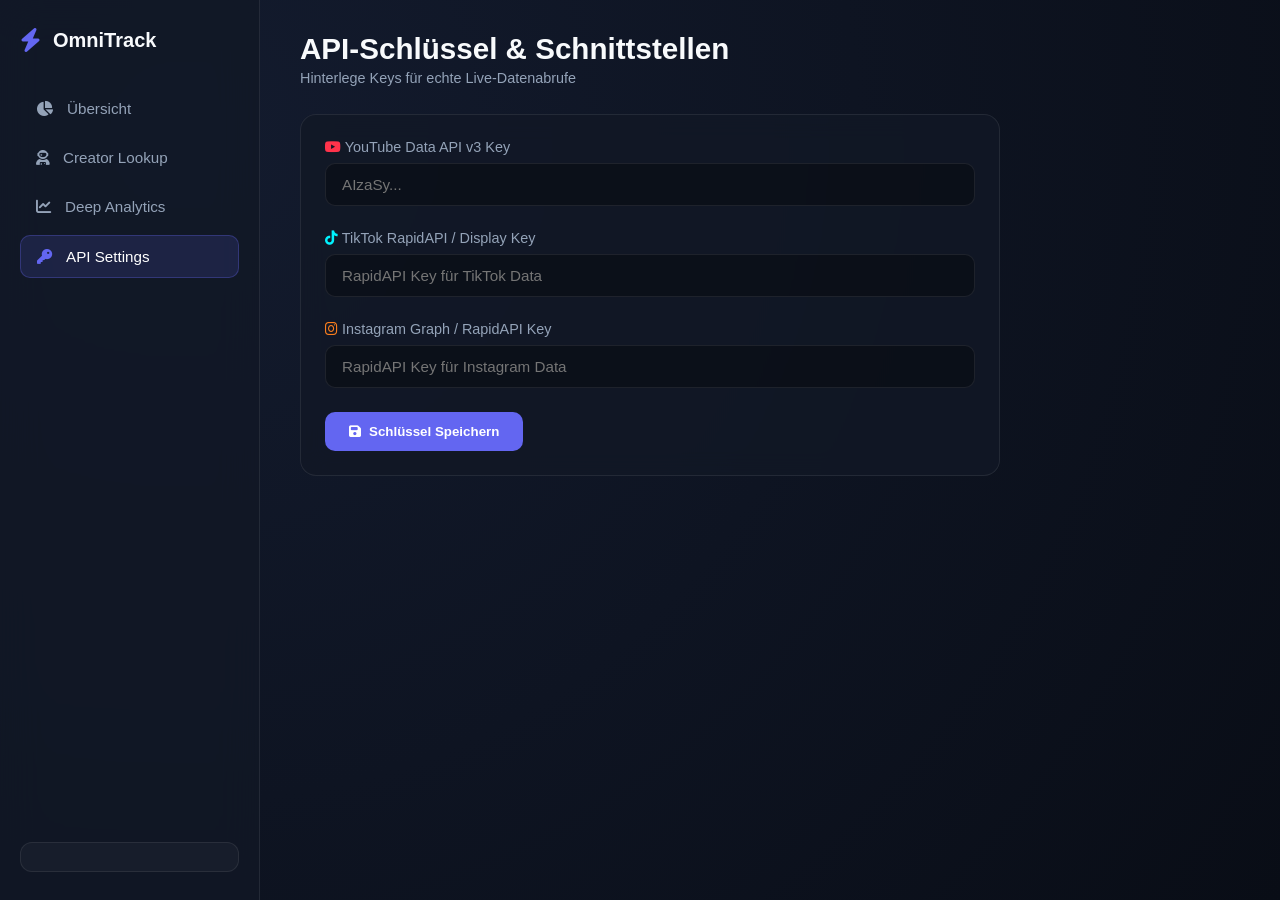
<file: settings.html>
<!DOCTYPE html>
<html lang="de">
<head>
  <meta charset="UTF-8">
  <title>API Settings // OmniTrack</title>
  <link rel="stylesheet" href="https://cdnjs.cloudflare.com/ajax/libs/font-awesome/6.4.0/css/all.min.css">
  <link rel="stylesheet" href="css/style.css">
</head>
<body>

  <aside class="sidebar">
    <div>
      <div class="brand"><i class="fa-solid fa-bolt"></i><span>OmniTrack</span></div>
      <ul class="nav-menu">
        <li><a href="index.html" class="nav-link"><i class="fa-solid fa-chart-pie"></i> Übersicht</a></li>
        <li><a href="creator.html" class="nav-link"><i class="fa-solid fa-user-astronaut"></i> Creator Lookup</a></li>
        <li><a href="analytics.html" class="nav-link"><i class="fa-solid fa-chart-line"></i> Deep Analytics</a></li>
        <li><a href="settings.html" class="nav-link active"><i class="fa-solid fa-key"></i> API Settings</a></li>
      </ul>
    </div>
    <div class="api-badge" id="global-api-badge"></div>
  </aside>

  <main class="main">
    <div class="page-header">
      <div>
        <h1>API-Schlüssel & Schnittstellen</h1>
        <p>Hinterlege Keys für echte Live-Datenabrufe</p>
      </div>
    </div>

    <div class="card" style="max-width: 700px;">
      <div class="form-group">
        <label><i class="fa-brands fa-youtube" style="color:var(--yt);"></i> YouTube Data API v3 Key</label>
        <input type="password" id="key-yt" placeholder="AIzaSy...">
      </div>

      <div class="form-group">
        <label><i class="fa-brands fa-tiktok" style="color:var(--tt);"></i> TikTok RapidAPI / Display Key</label>
        <input type="password" id="key-tt" placeholder="RapidAPI Key für TikTok Data">
      </div>

      <div class="form-group">
        <label><i class="fa-brands fa-instagram" style="color:var(--ig);"></i> Instagram Graph / RapidAPI Key</label>
        <input type="password" id="key-ig" placeholder="RapidAPI Key für Instagram Data">
      </div>

      <button class="btn" onclick="saveKeys()"><i class="fa-solid fa-floppy-disk"></i> Schlüssel Speichern</button>
    </div>
  </main>

  <script>
    document.addEventListener('DOMContentLoaded', () => {
      document.getElementById('key-yt').value = localStorage.getItem('key_youtube') || '';
      document.getElementById('key-tt').value = localStorage.getItem('key_tiktok') || '';
      document.getElementById('key-ig').value = localStorage.getItem('key_instagram') || '';
    });

    function saveKeys() {
      localStorage.setItem('key_youtube', document.getElementById('key-yt').value.trim());
      localStorage.setItem('key_tiktok', document.getElementById('key-tt').value.trim());
      localStorage.setItem('key_instagram', document.getElementById('key-ig').value.trim());
      alert('API-Schlüssel erfolgreich im Browser gespeichert!');
      location.reload();
    }
  </script>
</body>
</html>
</file>
<file: css/style.css>
:root {
  --bg-dark: #090d16;
  --card-bg: rgba(18, 24, 38, 0.8);
  --card-border: rgba(255, 255, 255, 0.08);
  --card-hover: rgba(30, 41, 59, 0.9);
  
  --text-main: #f8fafc;
  --text-muted: #94a3b8;
  
  --yt: #ff334b;
  --yt-glow: rgba(255, 51, 75, 0.25);
  --tt: #00f2fe;
  --tt-glow: rgba(0, 242, 254, 0.25);
  --ig: #fa7e1e;
  --ig-glow: rgba(250, 126, 30, 0.25);
  
  --accent: #6366f1;
  --accent-glow: rgba(99, 102, 241, 0.3);
  --success: #10b981;
}

* {
  margin: 0;
  padding: 0;
  box-sizing: border-box;
  font-family: -apple-system, BlinkMacSystemFont, "Segoe UI", Roboto, sans-serif;
}

body {
  background: radial-gradient(circle at 15% 15%, #131b2e 0%, var(--bg-dark) 100%);
  color: var(--text-main);
  min-height: 100vh;
  display: flex;
}

/* Sidebar */
.sidebar {
  width: 260px;
  background: var(--card-bg);
  backdrop-filter: blur(20px);
  border-right: 1px solid var(--card-border);
  padding: 28px 20px;
  display: flex;
  flex-direction: column;
  justify-content: space-between;
}

.brand {
  display: flex;
  align-items: center;
  gap: 12px;
  font-size: 1.25rem;
  font-weight: 700;
  margin-bottom: 36px;
}

.brand i {
  color: var(--accent);
  font-size: 1.5rem;
}

.nav-menu {
  list-style: none;
  display: flex;
  flex-direction: column;
  gap: 8px;
}

.nav-link {
  display: flex;
  align-items: center;
  gap: 14px;
  padding: 12px 16px;
  color: var(--text-muted);
  text-decoration: none;
  font-size: 0.95rem;
  font-weight: 500;
  border-radius: 10px;
  transition: all 0.2s ease;
}

.nav-link:hover, .nav-link.active {
  color: #fff;
  background: rgba(99, 102, 241, 0.15);
  border: 1px solid rgba(99, 102, 241, 0.3);
}

.nav-link.active i {
  color: var(--accent);
}

.api-badge {
  background: rgba(255, 255, 255, 0.03);
  border: 1px solid var(--card-border);
  padding: 14px;
  border-radius: 12px;
  font-size: 0.8rem;
}

.dot {
  width: 8px;
  height: 8px;
  border-radius: 50%;
  display: inline-block;
  margin-right: 6px;
}

.dot.green { background: var(--success); box-shadow: 0 0 8px var(--success); }
.dot.yellow { background: #eab308; box-shadow: 0 0 8px #eab308; }

/* Main Content */
.main {
  flex: 1;
  padding: 32px 40px;
  overflow-y: auto;
}

.page-header {
  display: flex;
  justify-content: space-between;
  align-items: center;
  margin-bottom: 28px;
}

.page-header h1 {
  font-size: 1.85rem;
  font-weight: 700;
}

.page-header p {
  color: var(--text-muted);
  font-size: 0.9rem;
  margin-top: 4px;
}

/* Cards & Layout Grid */
.stats-grid {
  display: grid;
  grid-template-columns: repeat(auto-fit, minmax(240px, 1fr));
  gap: 20px;
  margin-bottom: 28px;
}

.card {
  background: var(--card-bg);
  border: 1px solid var(--card-border);
  border-radius: 16px;
  padding: 24px;
  backdrop-filter: blur(12px);
  transition: transform 0.2s ease, border-color 0.2s ease;
}

.card:hover {
  border-color: rgba(255, 255, 255, 0.18);
  transform: translateY(-2px);
}

.card-title {
  font-size: 0.85rem;
  text-transform: uppercase;
  letter-spacing: 0.5px;
  color: var(--text-muted);
  display: flex;
  justify-content: space-between;
  align-items: center;
  margin-bottom: 12px;
}

.card-value {
  font-size: 2rem;
  font-weight: 700;
  margin-bottom: 6px;
}

.card-trend {
  font-size: 0.85rem;
  color: var(--success);
  display: flex;
  align-items: center;
  gap: 6px;
}

.charts-grid-2 {
  display: grid;
  grid-template-columns: 2fr 1.2fr;
  gap: 20px;
  margin-bottom: 28px;
}

.charts-grid-3 {
  display: grid;
  grid-template-columns: repeat(3, 1fr);
  gap: 20px;
  margin-bottom: 28px;
}

/* Search Bar */
.search-bar {
  display: flex;
  gap: 12px;
  background: var(--card-bg);
  border: 1px solid var(--card-border);
  padding: 16px 20px;
  border-radius: 14px;
  margin-bottom: 28px;
}

.search-bar input {
  flex: 1;
  background: transparent;
  border: none;
  outline: none;
  color: #fff;
  font-size: 1.05rem;
}

.btn {
  background: var(--accent);
  color: white;
  border: none;
  padding: 12px 24px;
  border-radius: 10px;
  font-weight: 600;
  cursor: pointer;
  display: flex;
  align-items: center;
  gap: 8px;
  transition: all 0.2s ease;
}

.btn:hover {
  box-shadow: 0 0 16px var(--accent-glow);
  opacity: 0.95;
}

/* Profile Showcase */
.profile-banner {
  display: flex;
  align-items: center;
  gap: 24px;
  padding: 24px;
  background: var(--card-bg);
  border: 1px solid var(--card-border);
  border-radius: 16px;
  margin-bottom: 28px;
}

.profile-avatar {
  width: 90px;
  height: 90px;
  border-radius: 50%;
  border: 3px solid var(--accent);
  object-fit: cover;
}

/* Form Groups */
.form-group {
  margin-bottom: 24px;
}

.form-group label {
  display: block;
  font-size: 0.9rem;
  color: var(--text-muted);
  margin-bottom: 8px;
}

.form-group input {
  width: 100%;
  padding: 12px 16px;
  background: rgba(0, 0, 0, 0.3);
  border: 1px solid var(--card-border);
  border-radius: 10px;
  color: #fff;
  font-size: 0.95rem;
  outline: none;
}

.form-group input:focus {
  border-color: var(--accent);
}

@media (max-width: 1024px) {
  body { flex-direction: column; }
  .sidebar { width: 100%; border-right: none; border-bottom: 1px solid var(--card-border); }
  .charts-grid-2, .charts-grid-3 { grid-template-columns: 1fr; }
}
</file>
